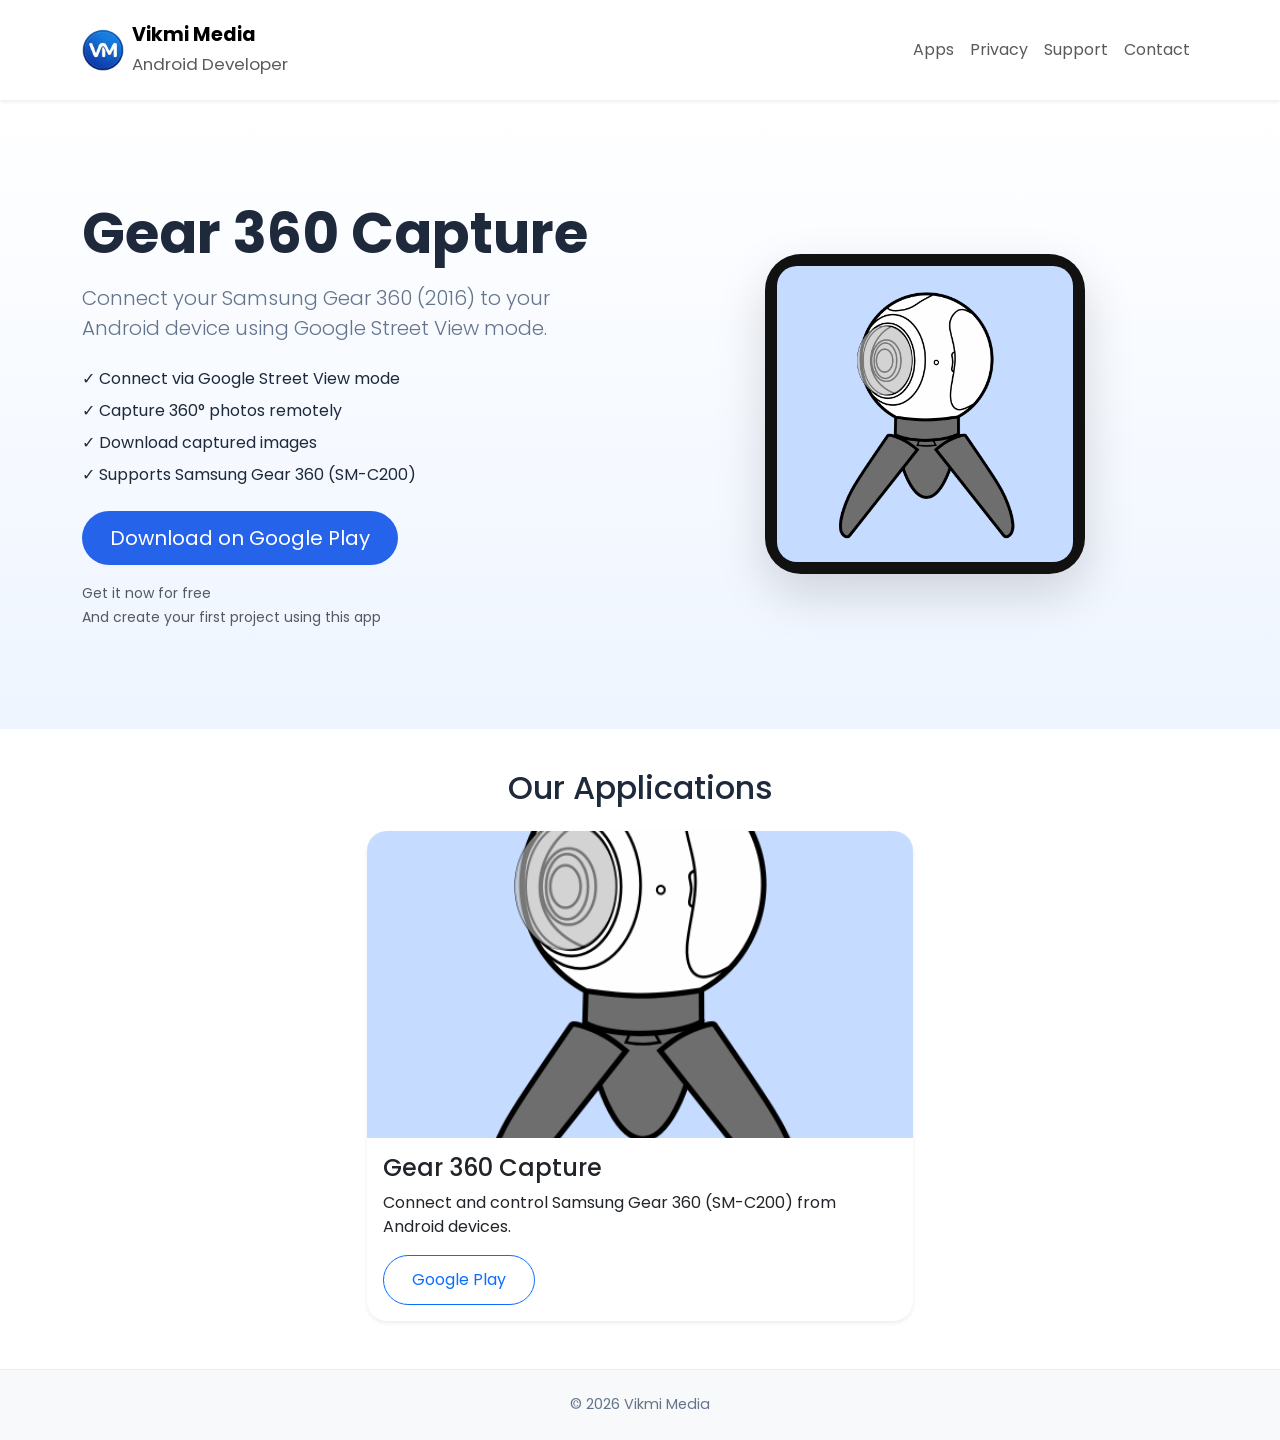
<file: index.html>
<!DOCTYPE html>
<html lang="en">

<head>
    <meta charset="UTF-8">
    <meta name="viewport" content="width=device-width, initial-scale=1.0">

    <title>Vikmi Media</title>

    <meta name="description"
        content="Official website of Vikmi Media, developer of Android applications including Gear 360 Capture.">

    <link rel="icon" type="image/png" href="images/favicon.png">

    <link rel="preconnect" href="https://fonts.googleapis.com">
    <link rel="preconnect"
      href="https://fonts.gstatic.com"
      crossorigin>
    <link href="https://fonts.googleapis.com/css2?family=Poppins:wght@300;400;500;600;700&display=swap"
      rel="stylesheet">

    <!-- Bootstrap -->
    <link href="https://cdn.jsdelivr.net/npm/bootstrap@5.3.7/dist/css/bootstrap.min.css" rel="stylesheet">

    <!-- Custom CSS -->
    <link rel="stylesheet" href="css/style.css">
</head>

<body>

    <!-- Navbar -->
    <nav class="navbar navbar-expand-lg navbar-light bg-white sticky-top shadow-sm">
    <div class="container">

        <a class="navbar-brand d-flex align-items-center" href="index.html">

            <img src="images/logo.png"
                 width="42"
                 height="42"
                 class="me-2 rounded"
                 alt="Vikmi Media Logo">

            <div>
                <div class="fw-bold">Vikmi Media</div>
                <small class="text-muted">Android Developer</small>
            </div>

        </a>

        <button class="navbar-toggler"
                data-bs-toggle="collapse"
                data-bs-target="#menu">

            <span class="navbar-toggler-icon"></span>

        </button>

        <div class="collapse navbar-collapse" id="menu">

            <ul class="navbar-nav ms-auto">

                <li class="nav-item">
                    <a class="nav-link" href="#apps">Apps</a>
                </li>

                <li class="nav-item">
                    <a class="nav-link" href="privacy.html">Privacy</a>
                </li>

                <li class="nav-item">
                    <a class="nav-link" href="support.html">Support</a>
                </li>

                <li class="nav-item">
                    <a class="nav-link" href="contact.html">Contact</a>
                </li>

            </ul>

        </div>

    </div>
</nav>
    <!-- Hero Section -->
<section class="hero">
    <div class="container">

        <div class="row align-items-center">

            <!-- Left Column -->
            <div class="col-lg-6 mb-5 mb-lg-0">

                <h1 class="display-4 fw-bold mb-3">
                    Gear 360 Capture
                </h1>

                <p class="lead mb-4">
                    Connect your Samsung Gear 360 (2016) to your Android device using Google Street View mode.
                </p>

                <div class="mb-4">

                    <div class="mb-2">
                        ✓ Connect via Google Street View mode
                    </div>

                    <div class="mb-2">
                        ✓ Capture 360° photos remotely
                    </div>

                    <div class="mb-2">
                        ✓ Download captured images
                    </div>

                    <div class="mb-2">
                        ✓ Supports Samsung Gear 360 (SM-C200)
                    </div>

                </div>

                <a href="#"
                   class="btn btn-primary btn-lg">
                    Download on Google Play
                </a>

                <div class="mt-3 text-muted">

                    <small>
                        Get it now for free
                        <br>
                        And create your first project using this app
                    </small>

                </div>

            </div>

            <!-- Right Column -->
            <div class="col-lg-6 text-center">

                <div class="phone-mockup">

                    <img src="images/gear360capture.png"
                         class="img-fluid"
                         alt="Gear 360 Capture">

                </div>

            </div>

        </div>

    </div>
</section>

    <!-- Applications -->
    <section id="apps" class="pb-5">

        <div class="container">

            <h2 class="text-center mb-4">
                Our Applications
            </h2>

            <div class="row justify-content-center">

                <div class="col-md-6">

                    <div class="card shadow-sm h-100">

                        <img src="images/gear360capture.png"
                            class="card-img-top"
                            alt="Gear 360 Capture">

                        <div class="card-body">

                            <h4 class="card-title">
                                Gear 360 Capture
                            </h4>

                            <p class="card-text">

                                Connect and control Samsung Gear 360 (SM-C200)
                                from Android devices.

                            </p>

                            <a href="#"
                                class="btn btn-outline-primary">

                                Google Play

                            </a>

                        </div>

                    </div>

                </div>

            </div>

        </div>

    </section>

    <!-- Footer -->
    <footer class="py-4 bg-light">

        <div class="container text-center">

            © 2026 Vikmi Media

        </div>

    </footer>

    <!-- Bootstrap -->
    <script src="https://cdn.jsdelivr.net/npm/bootstrap@5.3.7/dist/js/bootstrap.bundle.min.js"></script>

    <!-- Custom JS -->
    <script src="js/script.js"></script>

</body>

</html>
</file>
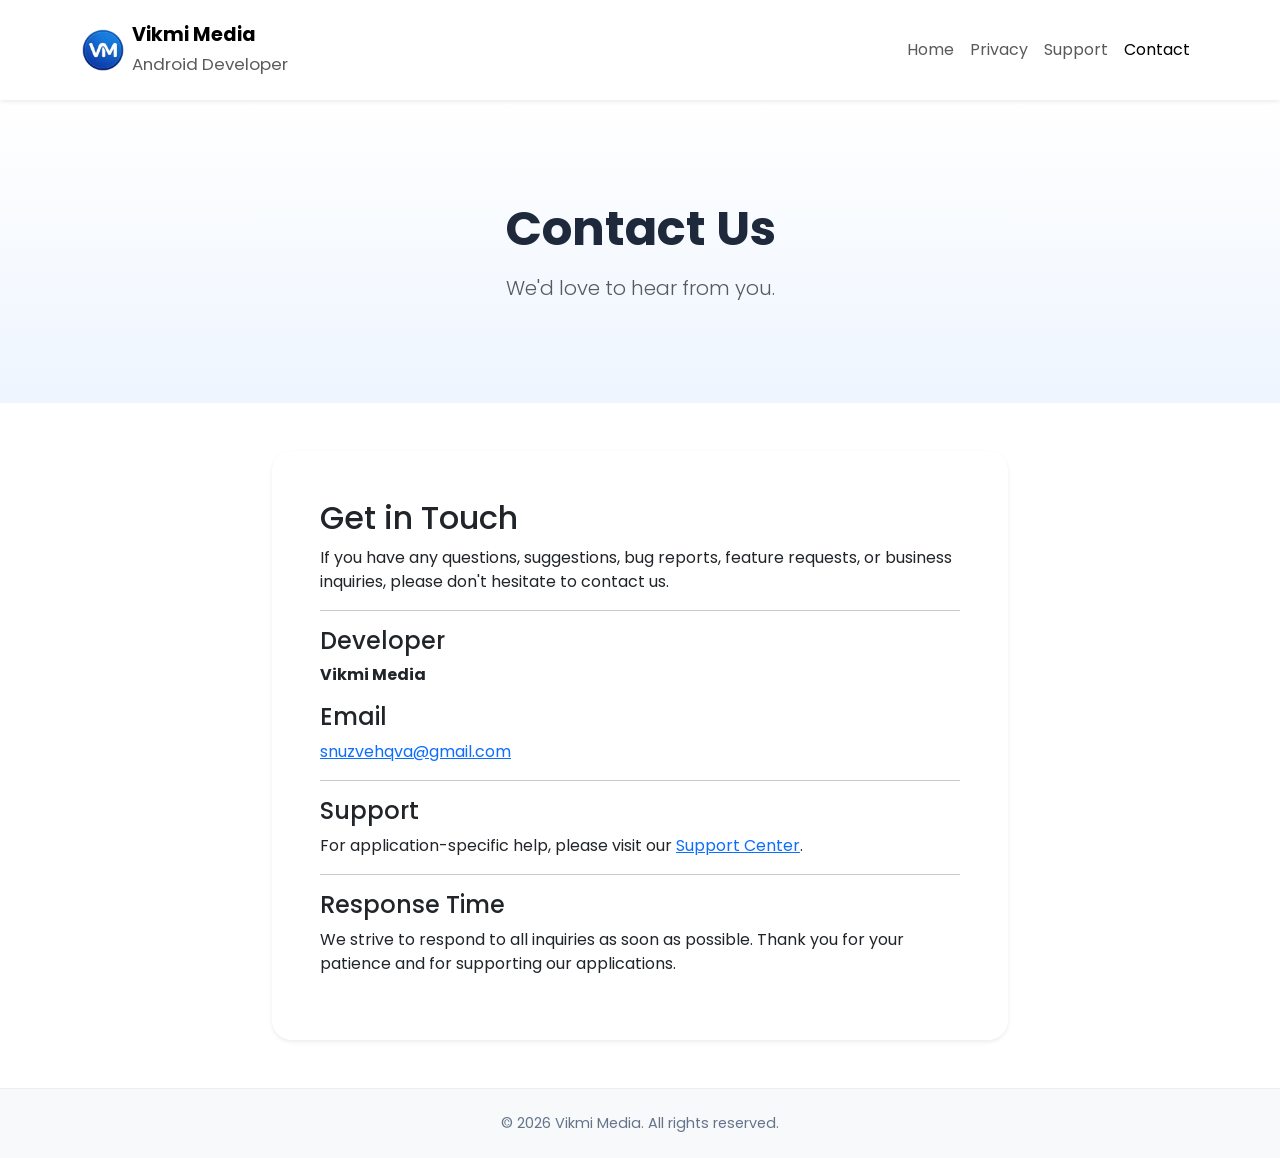
<file: contact.html>
<!DOCTYPE html>
<html lang="en">

<head>

    <meta charset="UTF-8">

    <meta name="viewport"
          content="width=device-width, initial-scale=1.0">

    <title>Contact - Vikmi Media</title>

    <meta name="description"
          content="Contact Vikmi Media for support, feedback, bug reports, and business inquiries.">

    <link rel="icon"
          type="image/png"
          href="images/favicon.png">

    <!-- Google Font -->
    <link rel="preconnect"
          href="https://fonts.googleapis.com">

    <link rel="preconnect"
          href="https://fonts.gstatic.com"
          crossorigin>

    <link href="https://fonts.googleapis.com/css2?family=Poppins:wght@300;400;500;600;700&display=swap"
          rel="stylesheet">

    <!-- Bootstrap -->
    <link href="https://cdn.jsdelivr.net/npm/bootstrap@5.3.7/dist/css/bootstrap.min.css"
          rel="stylesheet">

    <!-- Custom CSS -->
    <link rel="stylesheet"
          href="css/style.css">

</head>

<body>

<!-- Navbar -->

<nav class="navbar navbar-expand-lg navbar-light bg-white sticky-top shadow-sm">

    <div class="container">

        <a class="navbar-brand d-flex align-items-center"
           href="index.html">

            <img src="images/logo.png"
                 width="42"
                 height="42"
                 class="me-2 rounded"
                 alt="Vikmi Media Logo">

            <div>

                <div class="fw-bold">
                    Vikmi Media
                </div>

                <small class="text-muted">
                    Android Developer
                </small>

            </div>

        </a>

        <button class="navbar-toggler"
                type="button"
                data-bs-toggle="collapse"
                data-bs-target="#menu">

            <span class="navbar-toggler-icon"></span>

        </button>

        <div class="collapse navbar-collapse"
             id="menu">

            <ul class="navbar-nav ms-auto">

                <li class="nav-item">
                    <a class="nav-link"
                       href="index.html">Home</a>
                </li>

                <li class="nav-item">
                    <a class="nav-link"
                       href="privacy.html">Privacy</a>
                </li>

                <li class="nav-item">
                    <a class="nav-link"
                       href="support.html">Support</a>
                </li>

                <li class="nav-item">
                    <a class="nav-link active"
                       href="contact.html">Contact</a>
                </li>

            </ul>

        </div>

    </div>

</nav>

<!-- Hero -->

<section class="hero">

    <div class="container text-center">

        <h1 class="display-5 fw-bold mb-3">

            Contact Us

        </h1>

        <p class="lead text-muted">

            We'd love to hear from you.

        </p>

    </div>

</section>

<!-- Contact -->

<section class="py-5">

    <div class="container">

        <div class="row justify-content-center">

            <div class="col-lg-8">

                <div class="card shadow-sm border-0">

                    <div class="card-body p-5">

                        <h2>Get in Touch</h2>

                        <p>

                            If you have any questions, suggestions, bug reports,
                            feature requests, or business inquiries,
                            please don't hesitate to contact us.

                        </p>

                        <hr>

                        <h4>Developer</h4>

                        <p>

                            <strong>Vikmi Media</strong>

                        </p>

                        <h4>Email</h4>

                        <p>

                            <a href="mailto:snuzvehqva@gmail.com">

                                snuzvehqva@gmail.com

                            </a>

                        </p>

                        <hr>

                        <h4>Support</h4>

                        <p>

                            For application-specific help, please visit our
                            <a href="support.html">Support Center</a>.

                        </p>

                        <hr>

                        <h4>Response Time</h4>

                        <p>

                            We strive to respond to all inquiries as soon as possible.
                            Thank you for your patience and for supporting our applications.

                        </p>

                    </div>

                </div>

            </div>

        </div>

    </div>

</section>

<!-- Footer -->

<footer class="py-4 bg-light">

    <div class="container text-center">

        © 2026 Vikmi Media. All rights reserved.

    </div>

</footer>

<!-- Bootstrap -->

<script src="https://cdn.jsdelivr.net/npm/bootstrap@5.3.7/dist/js/bootstrap.bundle.min.js"></script>

<!-- Custom JavaScript -->

<script src="js/script.js"></script>

</body>

</html>
</file>
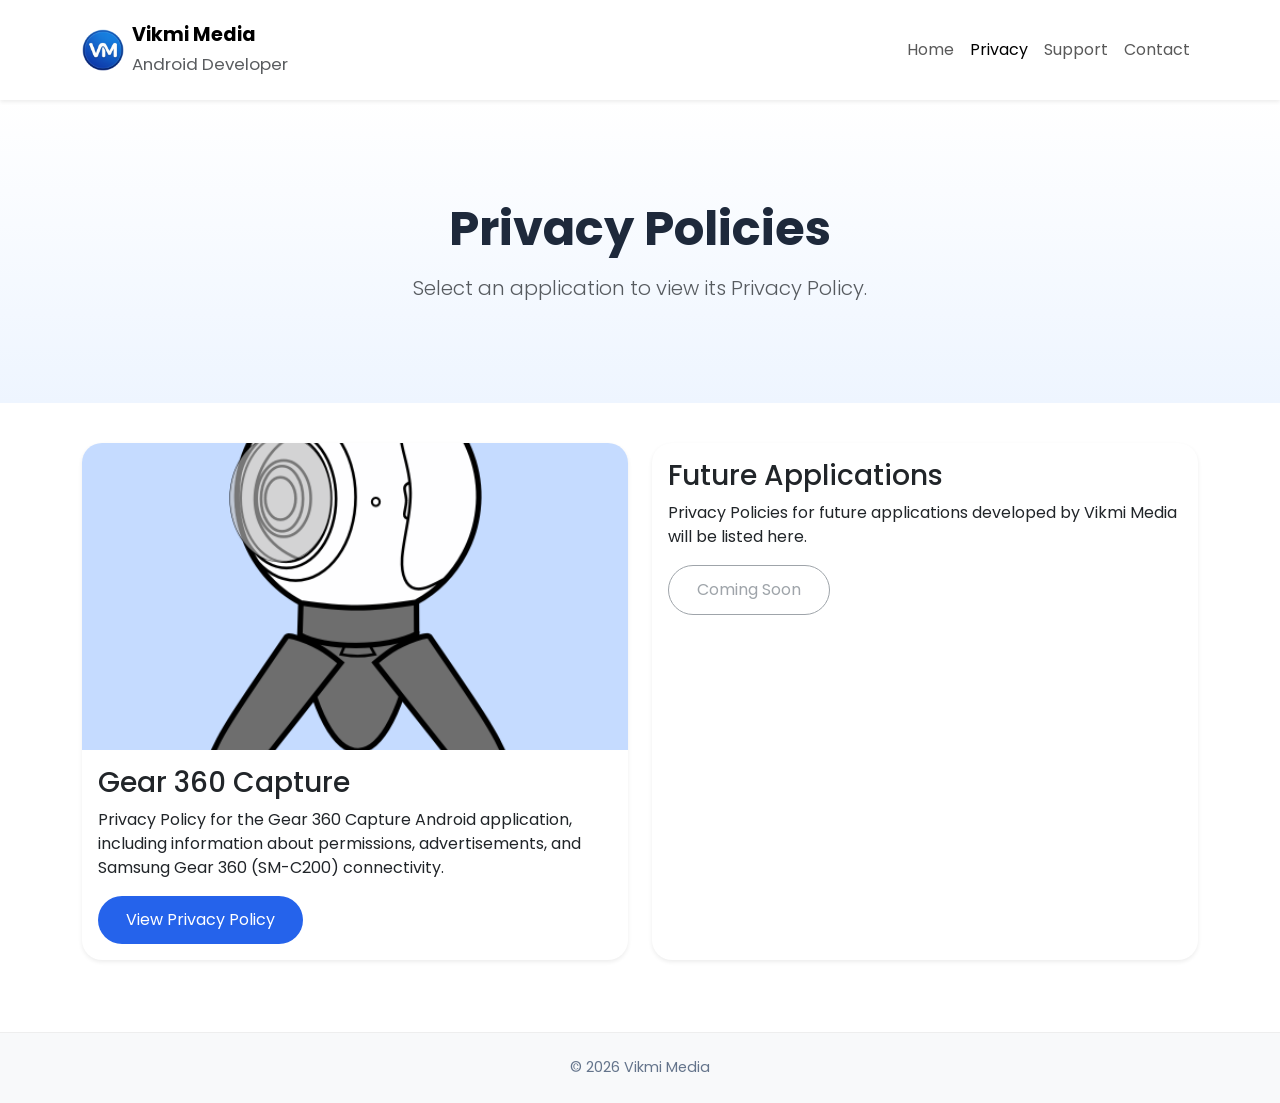
<file: privacy.html>
<!DOCTYPE html>
<html lang="en">

<head>

    <meta charset="UTF-8">

    <meta name="viewport"
          content="width=device-width, initial-scale=1.0">

    <title>Privacy Policies - Vikmi Media</title>

    <meta name="description"
          content="Privacy Policies for applications developed by Vikmi Media.">

    <link rel="icon"
          type="image/png"
          href="images/favicon.png">

    <!-- Google Font -->
    <link rel="preconnect"
          href="https://fonts.googleapis.com">

    <link rel="preconnect"
          href="https://fonts.gstatic.com"
          crossorigin>

    <link href="https://fonts.googleapis.com/css2?family=Poppins:wght@300;400;500;600;700&display=swap"
          rel="stylesheet">

    <!-- Bootstrap -->
    <link href="https://cdn.jsdelivr.net/npm/bootstrap@5.3.7/dist/css/bootstrap.min.css"
          rel="stylesheet">

    <!-- Custom CSS -->
    <link rel="stylesheet"
          href="css/style.css">

</head>

<body>

<!-- Navbar -->

<nav class="navbar navbar-expand-lg navbar-light bg-white sticky-top shadow-sm">

    <div class="container">

        <a class="navbar-brand d-flex align-items-center"
           href="index.html">

            <img src="images/logo.png"
                 width="42"
                 height="42"
                 class="me-2 rounded"
                 alt="Vikmi Media Logo">

            <div>
                <div class="fw-bold">Vikmi Media</div>
                <small class="text-muted">Android Developer</small>
            </div>

        </a>

        <button class="navbar-toggler"
                data-bs-toggle="collapse"
                data-bs-target="#menu">

            <span class="navbar-toggler-icon"></span>

        </button>

        <div class="collapse navbar-collapse"
             id="menu">

            <ul class="navbar-nav ms-auto">

                <li class="nav-item">
                    <a class="nav-link"
                       href="index.html">Home</a>
                </li>

                <li class="nav-item">
                    <a class="nav-link active"
                       href="privacy.html">Privacy</a>
                </li>

                <li class="nav-item">
                    <a class="nav-link"
                       href="support.html">Support</a>
                </li>

                <li class="nav-item">
                    <a class="nav-link"
                       href="contact.html">Contact</a>
                </li>

            </ul>

        </div>

    </div>

</nav>

<!-- Hero Section -->

<section class="hero text-center">

    <div class="container">

        <h1 class="display-5 fw-bold mb-3">
            Privacy Policies
        </h1>

        <p class="lead text-muted">
            Select an application to view its Privacy Policy.
        </p>

    </div>

</section>

<!-- Applications -->

<section class="pb-5">

    <div class="container">

        <div class="row justify-content-center">

            <!-- Gear 360 Capture -->

            <div class="col-lg-6 mb-4">

                <div class="card shadow-sm h-100">

                    <img src="images/gear360capture.png"
                         class="card-img-top"
                         alt="Gear 360 Capture">

                    <div class="card-body">

                        <h3 class="card-title">
                            Gear 360 Capture
                        </h3>

                        <p class="card-text">

                            Privacy Policy for the Gear 360 Capture Android application,
                            including information about permissions, advertisements,
                            and Samsung Gear 360 (SM-C200) connectivity.

                        </p>

                        <a href="privacy/gear360capture.html"
                           class="btn btn-primary">

                            View Privacy Policy

                        </a>

                    </div>

                </div>

            </div>

            <!-- Future Applications -->

            <div class="col-lg-6 mb-4">

                <div class="card shadow-sm h-100">

                    <div class="card-body">

                        <h3 class="card-title">
                            Future Applications
                        </h3>

                        <p class="card-text">

                            Privacy Policies for future applications developed
                            by Vikmi Media will be listed here.

                        </p>

                        <button class="btn btn-outline-secondary"
                                disabled>

                            Coming Soon

                        </button>

                    </div>

                </div>

            </div>

        </div>

    </div>

</section>

<!-- Footer -->

<footer class="py-4 bg-light">

    <div class="container text-center">

        © 2026 Vikmi Media

    </div>

</footer>

<!-- Bootstrap -->

<script src="https://cdn.jsdelivr.net/npm/bootstrap@5.3.7/dist/js/bootstrap.bundle.min.js"></script>

<!-- Custom JS -->

<script src="js/script.js"></script>

</body>

</html>
</file>
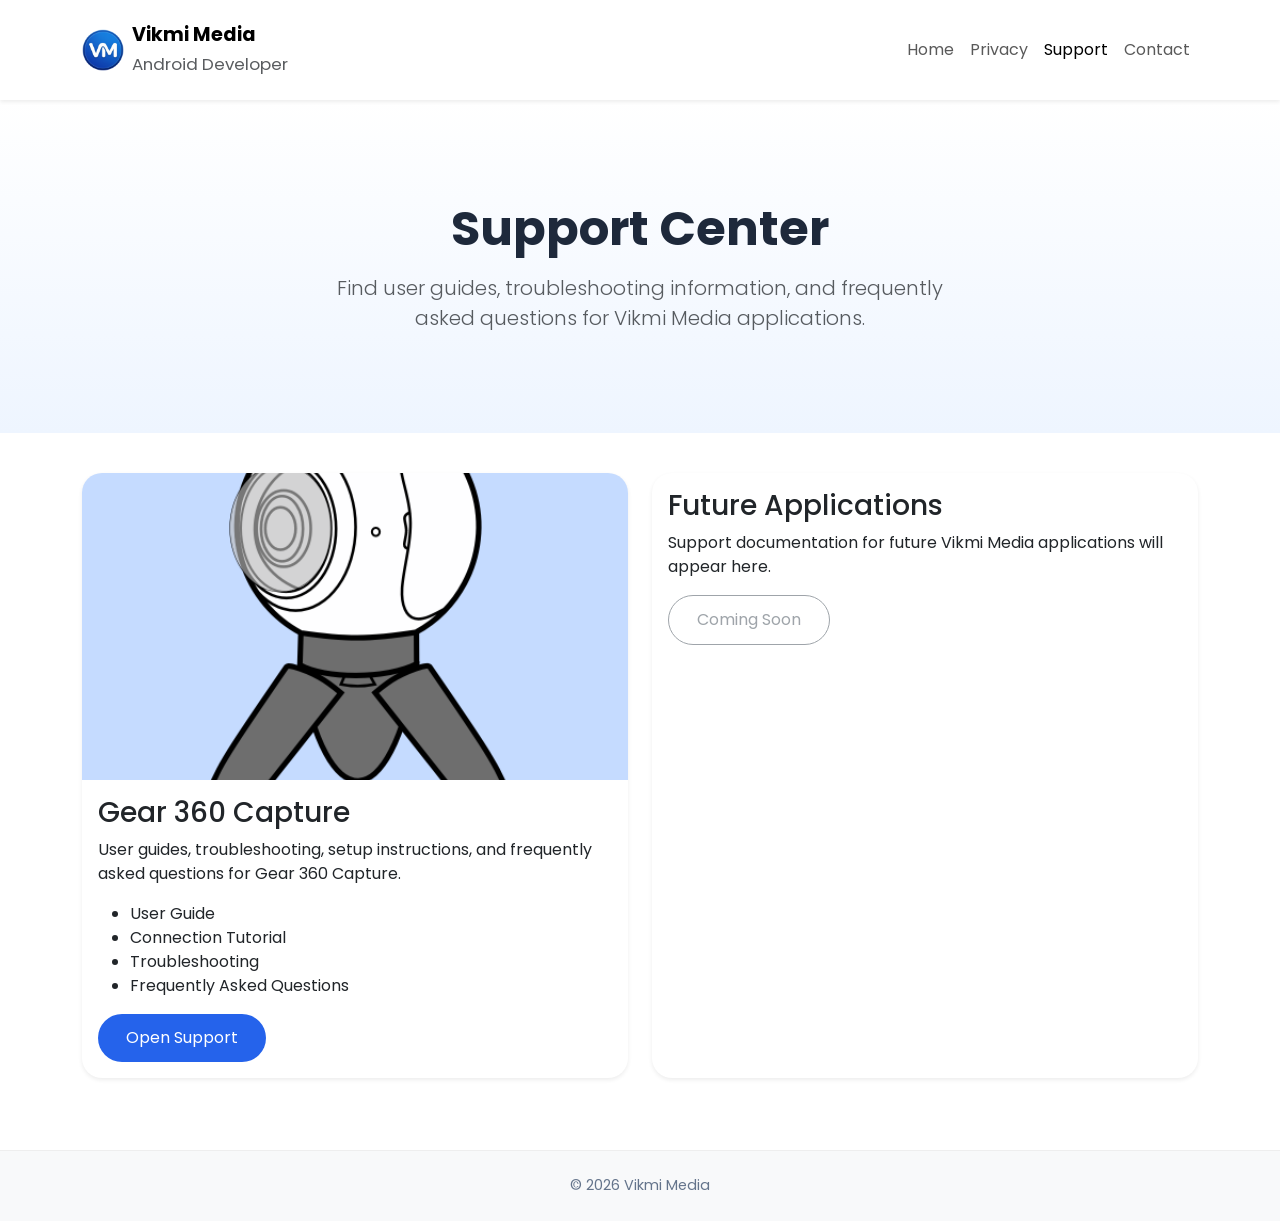
<file: support.html>
<!DOCTYPE html>
<html lang="en">

<head>

    <meta charset="UTF-8">

    <meta name="viewport"
          content="width=device-width, initial-scale=1.0">

    <title>Support - Vikmi Media</title>

    <meta name="description"
          content="Support pages for applications developed by Vikmi Media.">

    <link rel="icon"
          type="image/png"
          href="images/favicon.png">

    <!-- Google Font -->
    <link rel="preconnect"
          href="https://fonts.googleapis.com">

    <link rel="preconnect"
          href="https://fonts.gstatic.com"
          crossorigin>

    <link href="https://fonts.googleapis.com/css2?family=Poppins:wght@300;400;500;600;700&display=swap"
          rel="stylesheet">

    <!-- Bootstrap -->
    <link href="https://cdn.jsdelivr.net/npm/bootstrap@5.3.7/dist/css/bootstrap.min.css"
          rel="stylesheet">

    <!-- Custom CSS -->
    <link rel="stylesheet"
          href="css/style.css">

</head>

<body>

<!-- Navbar -->

<nav class="navbar navbar-expand-lg navbar-light bg-white sticky-top shadow-sm">

    <div class="container">

        <a class="navbar-brand d-flex align-items-center"
           href="index.html">

            <img src="images/logo.png"
                 width="42"
                 height="42"
                 class="me-2 rounded"
                 alt="Vikmi Media Logo">

            <div>

                <div class="fw-bold">
                    Vikmi Media
                </div>

                <small class="text-muted">
                    Android Developer
                </small>

            </div>

        </a>

        <button class="navbar-toggler"
                type="button"
                data-bs-toggle="collapse"
                data-bs-target="#menu">

            <span class="navbar-toggler-icon"></span>

        </button>

        <div class="collapse navbar-collapse"
             id="menu">

            <ul class="navbar-nav ms-auto">

                <li class="nav-item">
                    <a class="nav-link"
                       href="index.html">
                        Home
                    </a>
                </li>

                <li class="nav-item">
                    <a class="nav-link"
                       href="privacy.html">
                        Privacy
                    </a>
                </li>

                <li class="nav-item">
                    <a class="nav-link active"
                       href="support.html">
                        Support
                    </a>
                </li>

                <li class="nav-item">
                    <a class="nav-link"
                       href="contact.html">
                        Contact
                    </a>
                </li>

            </ul>

        </div>

    </div>

</nav>

<!-- Hero -->

<section class="hero">

    <div class="container text-center">

        <h1 class="display-5 fw-bold mb-3">

            Support Center

        </h1>

        <p class="lead text-muted">

            Find user guides, troubleshooting information,
            and frequently asked questions for Vikmi Media applications.

        </p>

    </div>

</section>

<!-- Applications -->

<section class="pb-5">

    <div class="container">

        <div class="row justify-content-center">

            <!-- Gear 360 Capture -->

            <div class="col-lg-6 mb-4">

                <div class="card shadow-sm h-100">

                    <img src="images/gear360capture.png"
                         class="card-img-top"
                         alt="Gear 360 Capture">

                    <div class="card-body">

                        <h3 class="card-title">

                            Gear 360 Capture

                        </h3>

                        <p class="card-text">

                            User guides, troubleshooting,
                            setup instructions, and frequently asked questions
                            for Gear 360 Capture.

                        </p>

                        <ul>

                            <li>User Guide</li>
                            <li>Connection Tutorial</li>
                            <li>Troubleshooting</li>
                            <li>Frequently Asked Questions</li>

                        </ul>

                        <a href="support/gear360capture.html"
                           class="btn btn-primary">

                            Open Support

                        </a>

                    </div>

                </div>

            </div>

            <!-- Future Applications -->

            <div class="col-lg-6 mb-4">

                <div class="card shadow-sm h-100">

                    <div class="card-body">

                        <h3 class="card-title">

                            Future Applications

                        </h3>

                        <p class="card-text">

                            Support documentation for future
                            Vikmi Media applications will appear here.

                        </p>

                        <button class="btn btn-outline-secondary"
                                disabled>

                            Coming Soon

                        </button>

                    </div>

                </div>

            </div>

        </div>

    </div>

</section>

<!-- Footer -->

<footer class="py-4 bg-light">

    <div class="container text-center">

        © 2026 Vikmi Media

    </div>

</footer>

<!-- Bootstrap -->

<script src="https://cdn.jsdelivr.net/npm/bootstrap@5.3.7/dist/js/bootstrap.bundle.min.js"></script>

<!-- Custom JavaScript -->

<script src="js/script.js"></script>

</body>

</html>
</file>
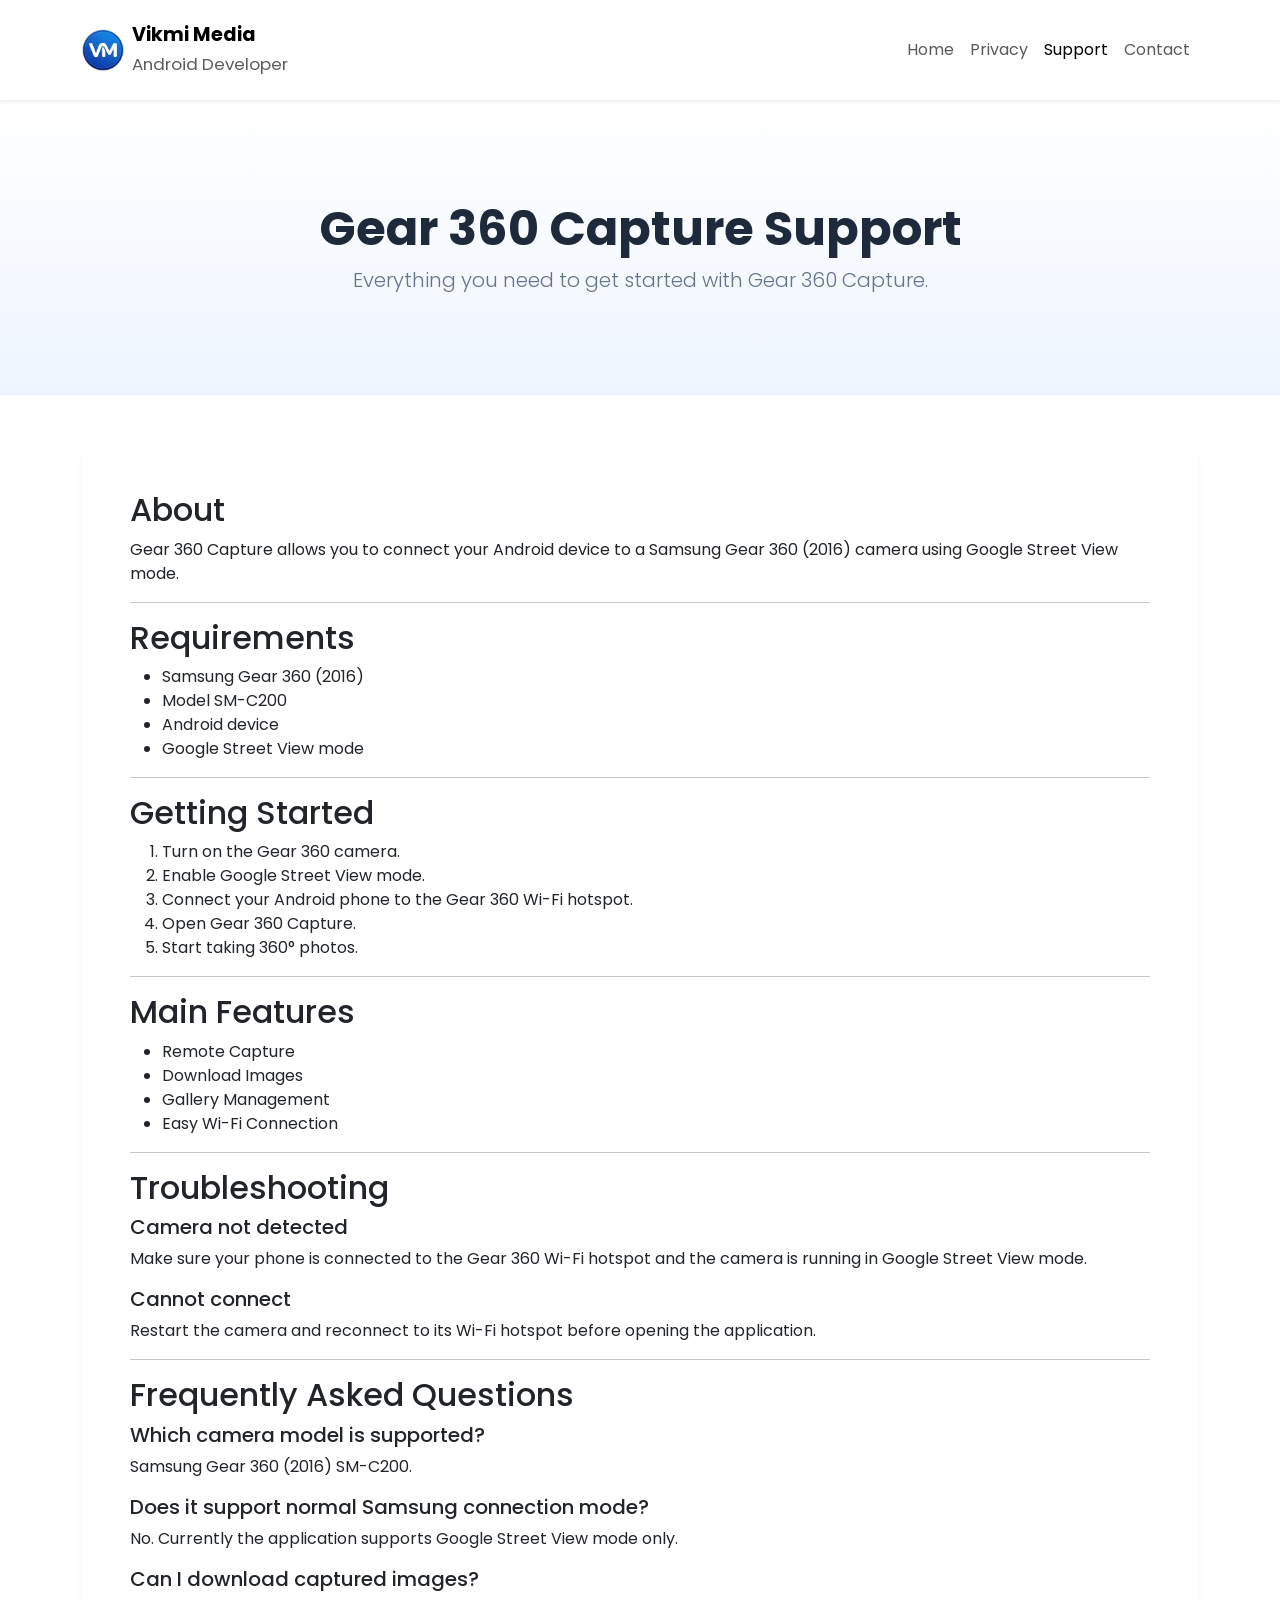
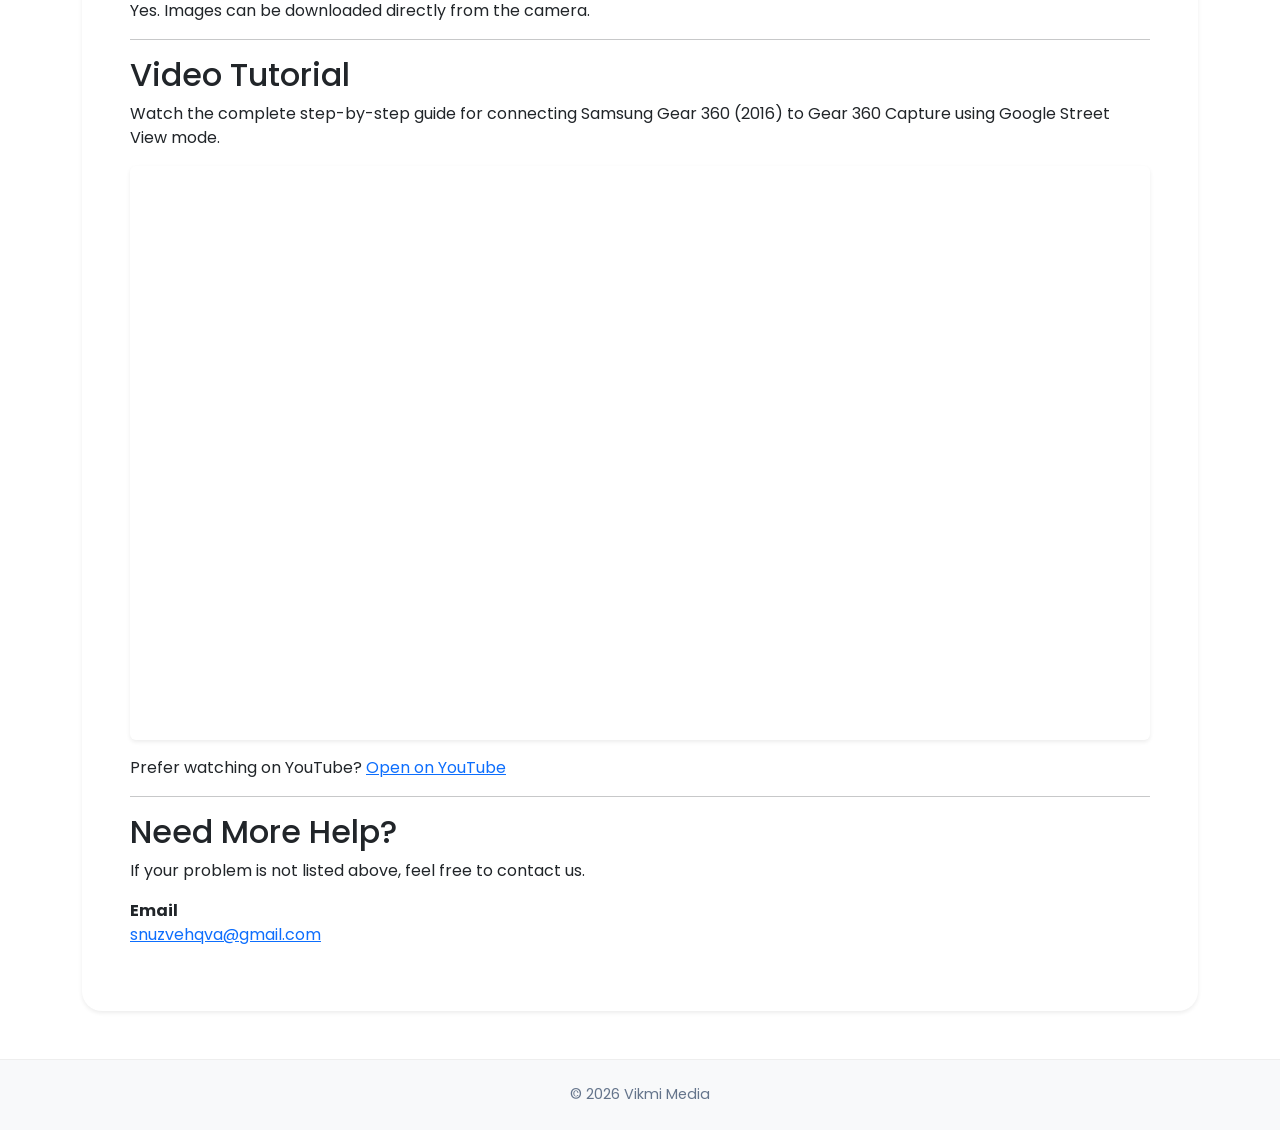
<file: support/gear360capture.html>
<!DOCTYPE html>
<html lang="en">

<head>

<meta charset="UTF-8">

<meta name="viewport"
      content="width=device-width, initial-scale=1.0">

<title>Gear 360 Capture Support - Vikmi Media</title>

<meta name="description"
      content="Support page for Gear 360 Capture.">

<link rel="icon"
      href="../images/favicon.png">

<link rel="preconnect"
      href="https://fonts.googleapis.com">

<link rel="preconnect"
      href="https://fonts.gstatic.com"
      crossorigin>

<link href="https://fonts.googleapis.com/css2?family=Poppins:wght@300;400;500;600;700&display=swap"
      rel="stylesheet">

<link href="https://cdn.jsdelivr.net/npm/bootstrap@5.3.7/dist/css/bootstrap.min.css"
      rel="stylesheet">

<link rel="stylesheet"
      href="../css/style.css">

</head>

<body>

<nav class="navbar navbar-expand-lg navbar-light bg-white sticky-top shadow-sm">

<div class="container">

<a class="navbar-brand d-flex align-items-center"
   href="../index.html">

<img src="../images/logo.png"
     width="42"
     class="me-2 rounded">

<div>

<div class="fw-bold">Vikmi Media</div>

<small class="text-muted">Android Developer</small>

</div>

</a>

<button class="navbar-toggler"
        data-bs-toggle="collapse"
        data-bs-target="#menu">

<span class="navbar-toggler-icon"></span>

</button>

<div class="collapse navbar-collapse"
     id="menu">

<ul class="navbar-nav ms-auto">

<li class="nav-item">
<a class="nav-link"
   href="../index.html">Home</a>
</li>

<li class="nav-item">
<a class="nav-link"
   href="../privacy.html">Privacy</a>
</li>

<li class="nav-item">
<a class="nav-link active"
   href="../support.html">Support</a>
</li>

<li class="nav-item">
<a class="nav-link"
   href="../contact.html">Contact</a>
</li>

</ul>

</div>

</div>

</nav>

<section class="hero">

<div class="container text-center">

<h1 class="display-5 fw-bold">

Gear 360 Capture Support

</h1>

<p class="lead">

Everything you need to get started with Gear 360 Capture.

</p>

</div>

</section>

<section class="py-5">

<div class="container">

<div class="card shadow-sm border-0">

<div class="card-body p-5">

<h2>About</h2>

<p>

Gear 360 Capture allows you to connect your Android device to a Samsung Gear 360 (2016) camera using Google Street View mode.

</p>

<hr>

<h2>Requirements</h2>

<ul>

<li>Samsung Gear 360 (2016)</li>

<li>Model SM-C200</li>

<li>Android device</li>

<li>Google Street View mode</li>

</ul>

<hr>

<h2>Getting Started</h2>

<ol>

<li>Turn on the Gear 360 camera.</li>

<li>Enable Google Street View mode.</li>

<li>Connect your Android phone to the Gear 360 Wi-Fi hotspot.</li>

<li>Open Gear 360 Capture.</li>

<li>Start taking 360° photos.</li>

</ol>

<hr>

<h2>Main Features</h2>

<ul>

<li>Remote Capture</li>

<li>Download Images</li>

<li>Gallery Management</li>

<li>Easy Wi-Fi Connection</li>

</ul>

<hr>

<h2>Troubleshooting</h2>

<h5>Camera not detected</h5>

<p>

Make sure your phone is connected to the Gear 360 Wi-Fi hotspot and the camera is running in Google Street View mode.

</p>

<h5>Cannot connect</h5>

<p>

Restart the camera and reconnect to its Wi-Fi hotspot before opening the application.

</p>

<hr>

<h2>Frequently Asked Questions</h2>

<h5>Which camera model is supported?</h5>

<p>

Samsung Gear 360 (2016) SM-C200.

</p>

<h5>Does it support normal Samsung connection mode?</h5>

<p>

No.

Currently the application supports Google Street View mode only.

</p>

<h5>Can I download captured images?</h5>

<p>

Yes.

Images can be downloaded directly from the camera.

</p>

<hr>

<h2>Video Tutorial</h2>

<p>

Watch the complete step-by-step guide for connecting
Samsung Gear 360 (2016) to Gear 360 Capture using
Google Street View mode.

</p>

<div class="ratio ratio-16x9 rounded overflow-hidden shadow-sm">

    <iframe
        src="https://www.youtube.com/embed/x_7XmSNJm1s"
        title="Gear 360 Capture Tutorial"
        allowfullscreen>

    </iframe>

</div>

<p class="mt-3">

Prefer watching on YouTube?

<a href="https://youtu.be/x_7XmSNJm1s"
   target="_blank">

Open on YouTube

</a>

</p>

<hr>

<h2>Need More Help?</h2>

<p>

If your problem is not listed above, feel free to contact us.

</p>

<p>

<strong>Email</strong>

<br>

<a href="mailto:snuzvehqva@gmail.com">

snuzvehqva@gmail.com

</a>

</p>

</div>

</div>

</div>

</section>

<footer class="py-4 bg-light">

<div class="container text-center">

© 2026 Vikmi Media

</div>

</footer>

<script src="https://cdn.jsdelivr.net/npm/bootstrap@5.3.7/dist/js/bootstrap.bundle.min.js"></script>

<script src="../js/script.js"></script>

</body>

</html>
</file>
<file: css/style.css>
/* ===========================
   Vikmi Media Website
   =========================== */

:root{
    --primary:#2563eb;
    --primary-dark:#1d4ed8;

    --background:#f8fafc;

    --text:#1e293b;

    --muted:#64748b;

    --white:#ffffff;

    --radius:18px;
}

html{
    scroll-behavior:smooth;
}

body{
    font-family:'Poppins', sans-serif;
    background:var(--bg);
    color:var(--text);
}

/* ===========================
   Navbar
   =========================== */

.navbar{
    padding:16px 0;
}

.navbar-brand{
    font-size:1.2rem;
}

.navbar-brand img{

    border-radius:12px;

}

.nav-link{

    transition:.25s;

}

.nav-link:hover{

    color:var(--primary);

}

/* ===========================
   Hero
   =========================== */

.hero{
    background:linear-gradient(
        180deg,
        #ffffff,
        #eef5ff
    );

    padding:100px 0;
}

/* Smartphone Mockup */

.phone-mockup{

    max-width:320px;

    margin:auto;

    padding:12px;

    background:#111;

    border-radius:36px;

    box-shadow:
        0 20px 50px rgba(0,0,0,.15);

}

.phone-mockup img{

    width:100%;

    display:block;

    border-radius:24px;

}

.hero img{
    border-radius:20px;
}

.hero h1{
    font-weight:700;
}

.hero p{
    color:var(--muted);
    max-width:650px;
    margin:auto;
}

/* ===========================
   Button
   =========================== */

.btn{

    border-radius:999px;

    padding:12px 28px;

}

.btn-primary{
    background:var(--primary);
    border:none;
}

.btn-primary:hover{
    background:var(--primary-dark);
}

/* ===========================
   Card
   =========================== */

.card{

    border:none;

    border-radius:20px;

    transition:.3s;

    overflow:hidden;

}

.card:hover{

    transform:translateY(-10px);

    box-shadow:0 18px 40px rgba(0,0,0,.12);

}

.card img{

    aspect-ratio:16/9;

    object-fit:cover;

}

/* ===========================
   Section
   =========================== */

section{
    padding-top:40px;
    padding-bottom:40px;
}

/* ===========================
   Footer
   =========================== */

footer{
   background:#ffffff;
   border-top:1px solid #eee;
   color:var(--muted);
   font-size:.9rem;
}

/* Mobile */

@media (max-width:768px){

    .hero{
        padding:70px 0;
        text-align:center;
    }

    .phone-mockup{
        margin-top:30px;
    }

}
</file>
